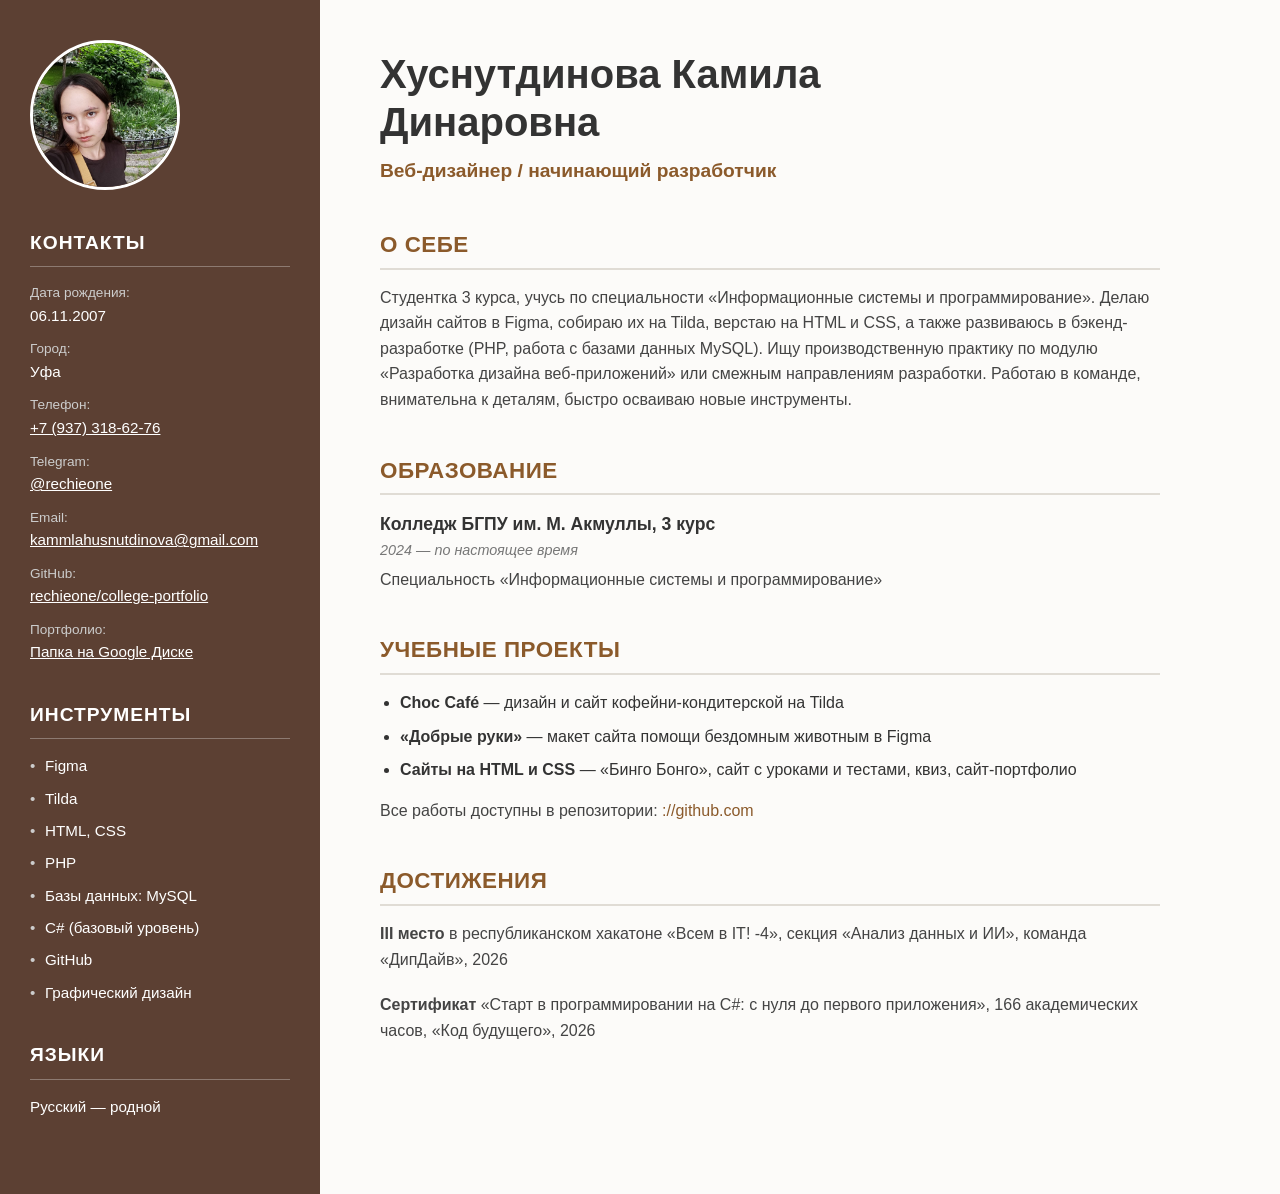
<file: portfolio/index.html>
<!DOCTYPE html>
<html lang="ru">
<head>
    <meta charset="UTF-8">
    <meta name="viewport" content="width=device-width, initial-scale=1.0">
    <title>Портфолио | Хуснутдинова Камила</title>
    <!-- Подключение внешнего файла стилей -->
    <link rel="stylesheet" href="style.css">
</head>
<body>

    <!-- Левая колонка (Инфо и навыки) -->
    <aside>
        <!-- Название фотографии успешно изменено на ikamila.jpg -->
        <img src="ikamila.jpg" alt="Хуснутдинова Камила" class="profile-img">
        
        <div class="sidebar-section">
            <h3>Контакты</h3>
            <p><span>Дата рождения:</span>06.11.2007</p>
            <p><span>Город:</span>Уфа</p>
            <p><span>Телефон:</span><a href="tel:+79373186276">+7 (937) 318-62-76</a></p>
            <p><span>Telegram:</span><a href="https://t.me/@rechieone" target="_blank">@rechieone</a></p>
            <p><span>Email:</span><a href="mailto:kammlahusnutdinova@gmail.com">kammlahusnutdinova@gmail.com</a></p>
            <p><span>GitHub:</span><a href="https://github.com/rechieone/college-portfolio" target="_blank">rechieone/college-portfolio</a></p>
            <p><span>Портфолио:</span><a href="https://drive.google.com/drive/folders/1-_jVdVqfSzxRswT6qFA9BgOaYqdLZKc4?usp=sharing" target="_blank">Папка на Google Диске</a></p>
        </div>

        <div class="sidebar-section">
            <h3>Инструменты</h3>
            <ul>
                <li>Figma</li>
                <li>Tilda</li>
                <li>HTML, CSS</li>
                <li>PHP</li>
                <li>Базы данных: MySQL</li>
                <li>C# (базовый уровень)</li>
                <li>GitHub</li>
                <li>Графический дизайн</li>
            </ul>
        </div>

        <div class="sidebar-section">
            <h3>Языки</h3>
            <p>Русский — родной</p>
        </div>
    </aside>

    <!-- Правая колонка (Основная информация) -->
    <main>
        <header>
            <h1>Хуснутдинова Камила<br>Динаровна</h1>
            <div class="subtitle">Веб-дизайнер / начинающий разработчик</div>
        </header>

        <section class="main-section">
            <h2>О себе</h2>
            <p>Студентка 3 курса, учусь по специальности «Информационные системы и программирование». Делаю дизайн сайтов в Figma, собираю их на Tilda, верстаю на HTML и CSS, а также развиваюсь в бэкенд-разработке (PHP, работа с базами данных MySQL). Ищу производственную практику по модулю «Разработка дизайна веб-приложений» или смежным направлениям разработки. Работаю в команде, внимательна к деталям, быстро осваиваю новые инструменты.</p>
        </section>

        <section class="main-section">
            <h2>Образование</h2>
            <div class="education-item">
                <div class="item-title">Колледж БГПУ им. М. Акмуллы, 3 курс</div>
                <div class="item-date">2024 — по настоящее время</div>
                <p>Специальность «Информационные системы и программирование»</p>
            </div>
        </section>

        <section class="main-section">
            <h2>Учебные проекты</h2>
            <ul>
                <li><strong>Choc Café</strong> — дизайн и сайт кофейни-кондитерской на Tilda</li>
                <li><strong>«Добрые руки»</strong> — макет сайта помощи бездомным животным в Figma</li>
                <li><strong>Сайты на HTML и CSS</strong> — «Бинго Бонго», сайт с уроками и тестами, квиз, сайт-портфолио</li>
            </ul>
            <p>Все работы доступны в репозитории: <a href="https://github.com/rechieone/college-portfolio" target="_blank">://github.com</a></p>
        </section>

        <section class="main-section">
            <h2>Достижения</h2>
            <div class="achievement-item">
                <p><strong>III место</strong> в республиканском хакатоне «Всем в IT! -4», секция «Анализ данных и ИИ», команда «ДипДайв», 2026</p>
            </div>
            <div class="achievement-item">
                <p><strong>Сертификат</strong> «Старт в программировании на C#: с нуля до первого приложения», 166 академических часов, «Код будущего», 2026</p>
            </div>
        </section>

       
    </main>

</body>
</html>
</file>
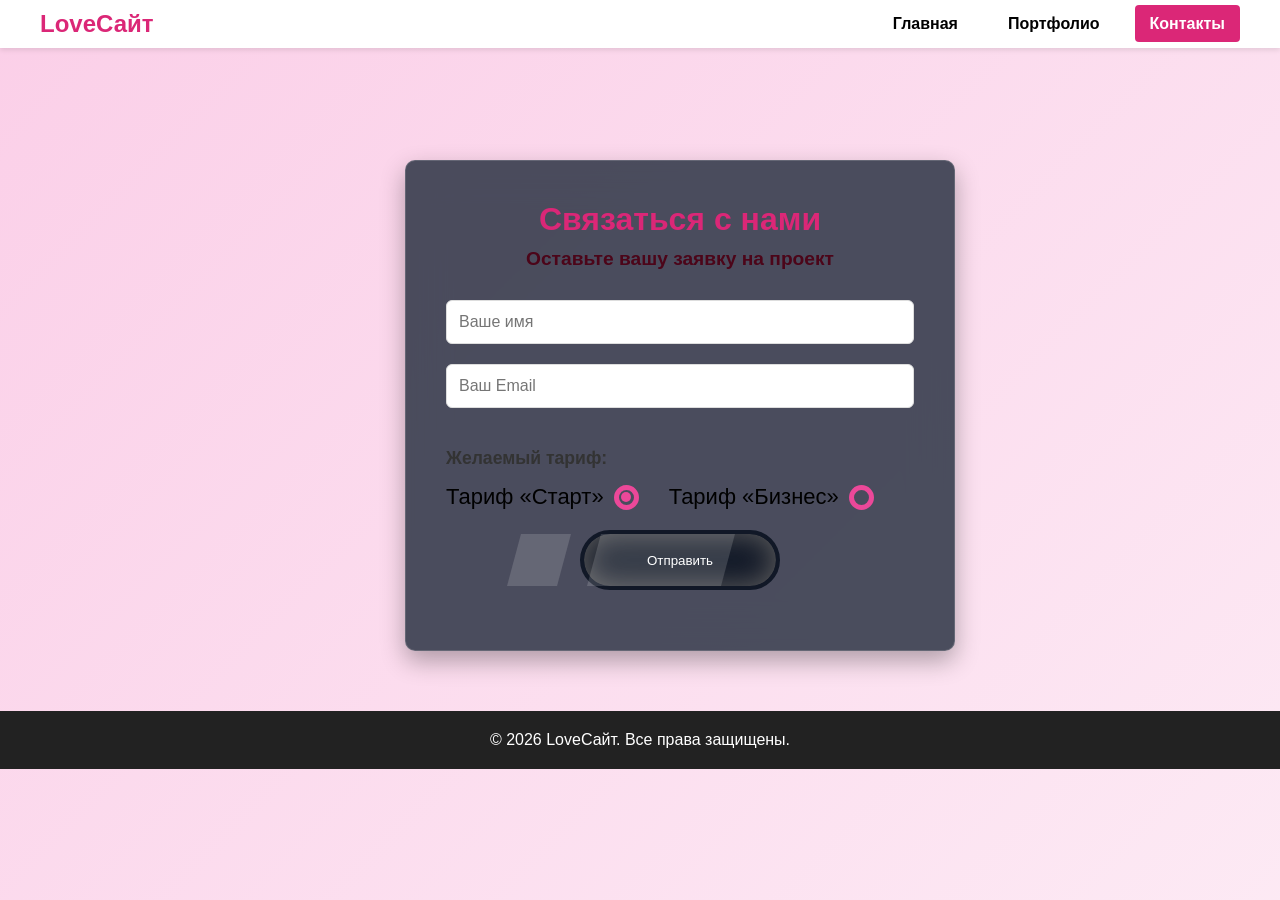
<file: ui-development-practice-10/contact.html>
<!DOCTYPE html>
<html lang="ru">
<head>
    <meta charset="UTF-8">
    <title>Контакты | Связь</title>
    <link rel="stylesheet" href="style.css">
</head>
<body>
    <header class="site-header">
        <nav>
            <div class="logo">LoveСайт</div>
            <ul class="nav-links">
                <li><a href="index.html">Главная</a></li>
                <li><a href="portfolio.html">Портфолио</a></li>
                <li><a href="contact.html" class="active">Контакты</a></li>
            </ul>
        </nav>
    </header>

    <main class="container page-start">
        <div class="gfg-contact-form-layout glass-blur">
            <h1 style="color: #db2777; text-align: center; margin-bottom: 10px;">Связаться с нами</h1>
            <h3 style="text-align: center; font-size: 1.2rem; margin-bottom: 30px; color: #4c0519;">Оставьте вашу заявку на проект</h3>
            
            <form action="#" class="gfg-form">
                <input type="text" placeholder="Ваше имя" class="form-input" required>
                <input type="email" placeholder="Ваш Email" class="form-input" required>
                
                <!-- 7. Шаблон кастомных радио-кнопок  -->
                <div class="radio-container">
                    <p style="font-size: 1.1rem; margin-bottom: 15px; font-weight: bold;">Желаемый тариф:</p>
                    <div class="radio-flex-row">
                        <label class="radio">
                            <input type="radio" checked name="project-tarif"> Тариф «Старт»
                            <div class="circle"></div>
                        </label>
                        <label class="radio">
                            <input type="radio" name="project-tarif"> Тариф «Бизнес»
                            <div class="circle"></div>
                        </label>
                    </div>
                </div>

                <!-- 10. Кнопка с эффектом скошенного блика  -->
                <div class="shiny-btn-container">
                    <button class="gfg-shiny-btn" type="submit">Отправить</button>
                </div>
            </form>
        </div>
    </main>

    <footer>
        <p>&copy; 2026 LoveСайт. Все права защищены.</p>
    </footer>
</body>
</html>
</file>
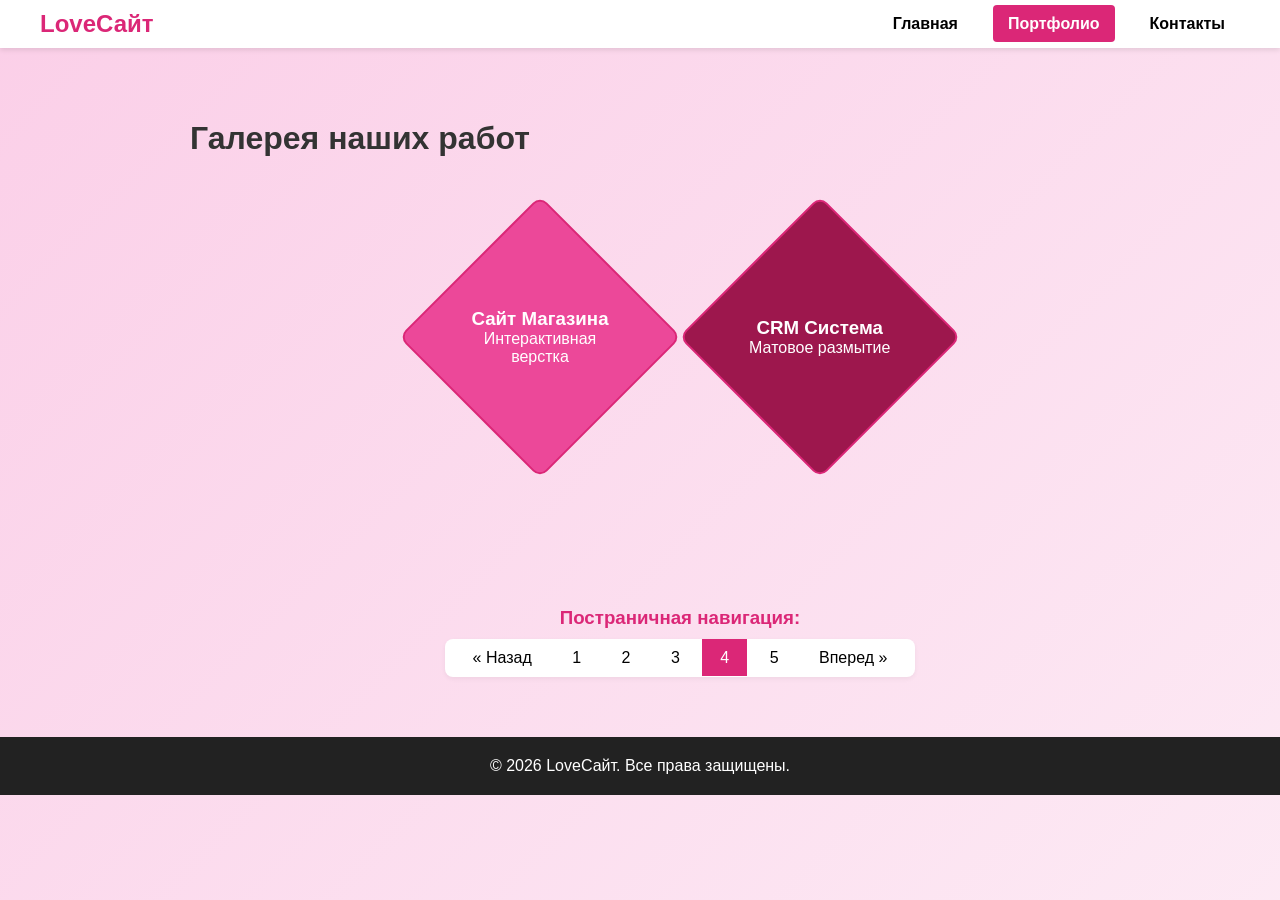
<file: ui-development-practice-10/portfolio.html>
<!DOCTYPE html>
<html lang="ru">
<head>
    <meta charset="UTF-8">
    <title>Портфолио | Работы</title>
    <link rel="stylesheet" href="style.css">
</head>
<body>
    <header class="site-header">
        <nav class="main-nav">
            <div class="logo">LoveСайт</div>
            <ul class="nav-links">
                <li><a href="index.html">Главная</a></li>
                <li><a href="portfolio.html" class="active">Портфолио</a></li>
                <li><a href="contact.html">Контакты</a></li>
            </ul>
        </nav>
    </header>

    <main class="container page-start">
        <h1 class="page-title">Галерея наших работ</h1>
        
        <!-- 8. Шаблон вращающихся карточек -->
        <div class="portfolio-cards-container">
            <div class="portfolio-card-wrapper">
                <div class="gfg-rotating-card card-project-1">
                    <div class="card-project-content">
                        <h3>Сайт Магазина</h3>
                        <p>Интерактивная верстка</p>
                    </div>
                </div>
            </div>
            <div class="portfolio-card-wrapper">
                <div class="gfg-rotating-card card-project-2">
                    <div class="card-project-content">
                        <h3>CRM Система</h3>
                        <p>Матовое размытие</p>
                    </div>
                </div>
            </div>
        </div>

        <!-- 6. Шаблон Пагинации -->
        <div class="pagination_section_wrapper">
            <h3 style="text-align: center; color: #db2777; margin-bottom: 10px;">Постраничная навигация:</h3>
            <div class="pagination_section">
                <a href="#">&laquo; Назад</a>
                <a href="#" title="Страница 1">1</a>
                <a href="#" title="Страница 2">2</a>
                <a href="#" title="Страница 3">3</a>
                <a href="#" title="Страница 4" class="active">4</a>
                <a href="#" title="Страница 5">5</a>
                <a href="#">Вперед &raquo;</a>
            </div>
        </div>
    </main>

    <footer>
        <p>&copy; 2026 LoveСайт. Все права защищены.</p>
    </footer>
</body>
</html>
</file>
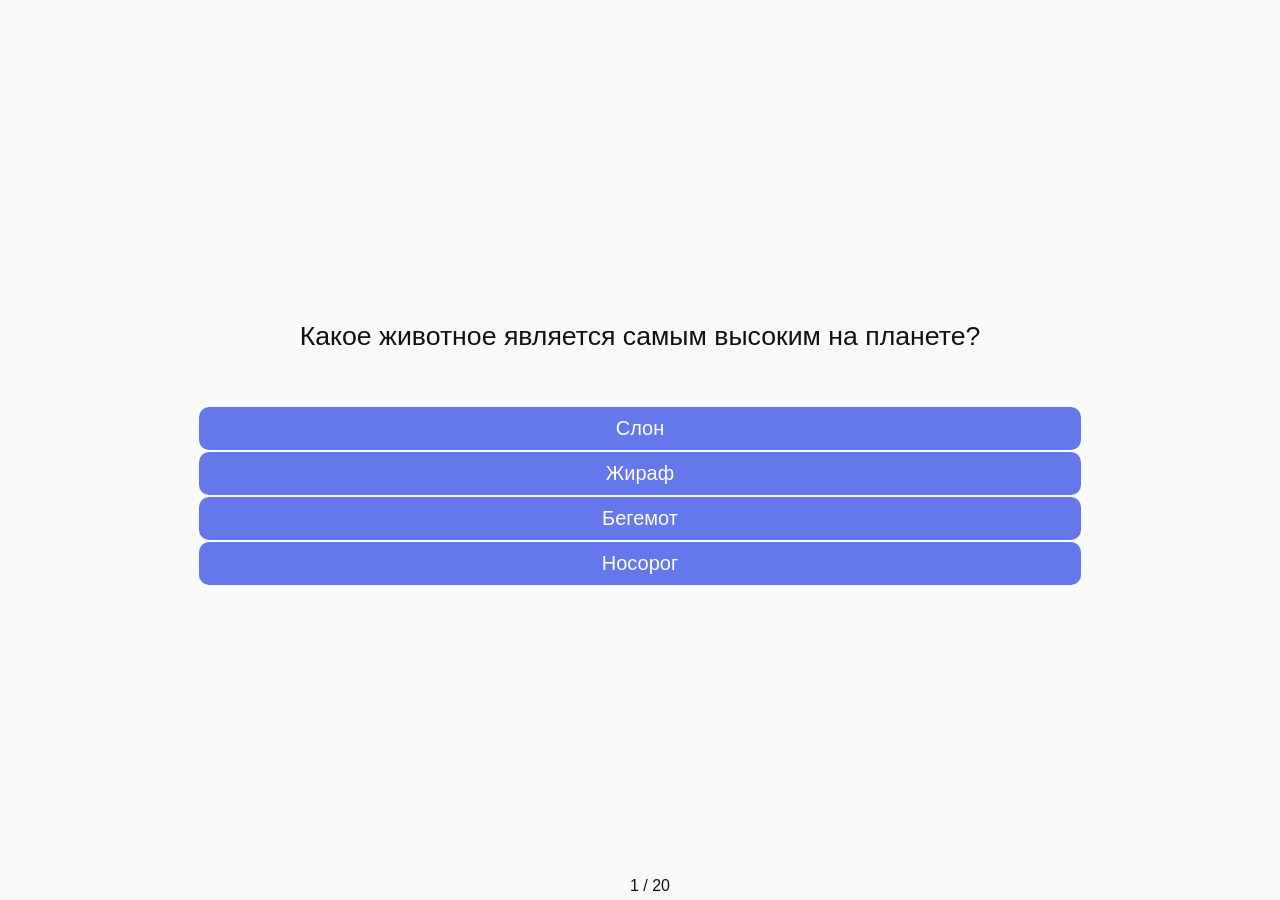
<file: ui-development-practice-2/qiz.html>
<!DOCTYPE html>
<html lang="ru">
<head>
    <meta charset="UTF-8">
    <meta name="viewport" content="width=device-width, initial-scale=1.0">
    <title>Викторина: Животные</title>
    <style>
        body, html
        {
            width: 100%;
            height: 100%;
            margin: 0;
            padding: 0;
            overflow: hidden;
            font-size: 16px;
            font-family: helvetica, arial;
            background: #f9f9f9;
            color: #111;
        }
         
        .wrapper
        {
            width: 100%;
            height: 100%;
            display: table;
        }
         
        .main
        {
            display: table-cell;
            vertical-align: middle;
            text-align: center;
        }
         
        .quiz-frame
        {
            border: 0;
            box-shadow: 0 0 10px rgba(0,0,0,0.5);
        }
         
        .quiz__head
        {
            font-size: 20pt;
            margin: 10px;
            margin-bottom: 50px;
        }
         
        .head__content
        {
            padding: 5px;
        }
         
        .quiz__body
        {
            margin: 10px;
        }
         
        .quiz__footer
        {
            position: absolute;
            bottom: 0;
            display: block;
            width: 100%;
        }
         
        .footer__content
        {
            padding: 5px;
        }
         
        .button
        {
            border: 0;
            border-radius: 10px;
            background: #6477EB;
            color: #fff;
            padding: 10px 25px;
            width: 70%;
            font-size: 15pt;
            display: block;
            margin: 2px auto;
            cursor: pointer;
        }
         
        .button_wrong
        {
            background: #EB6465;
        }
         
        .button_correct
        {
            background: #5EB97D;
        }
         
        .button_passive
        {
            background: #B3B3B3;
        }
    </style>
</head>
<body>
<div class="wrapper">
    <main class="main">
        <div class="quiz__head">
            <div class="head__content" id="head">Lorem ipsum dolor sit amet consectetur adipisicing elit.</div>
        </div>
        <div class="quiz__body">
            <div class="buttons">
                <div class="buttons__content" id="buttons">
                    <button class="button">Default button</button><br>
                    <button class="button button_wrong">Wrong answer</button><br>
                    <button class="button button_correct">Correct answer</button><br>
                    <button class="button button_passive">Unclicked button</button><br>
                </div>
            </div>
 
            <div class="quiz__footer">
                <div class="footer__content" id="pages">0 / 0</div>
            </div>
        </div>
    </main>
</div>

<script>
    class Quiz
    {
        constructor(type, questions, results)
        {
            this.type = type;
            this.questions = questions;
            this.results = results;
            this.score = 0;
            this.result = 0;
            this.current = 0;
        }
     
        Click(index)
        {
            let value = this.questions[this.current].Click(index);
            this.score += value;
     
            let correct = -1;
     
            if(value >= 1)
            {
                correct = index;
            }
            else
            {
                for(let i = 0; i < this.questions[this.current].answers.length; i++)
                {
                    if(this.questions[this.current].answers[i].value >= 1)
                    {
                        correct = i;
                        break;
                    }
                }
            }
     
            this.Next();
            return correct;
        }
     
        Next()
        {
            this.current++;
            if(this.current >= this.questions.length)
            {
                this.End();
            }
        }
     
        End()
        {
            for(let i = 0; i < this.results.length; i++)
            {
                if(this.results[i].Check(this.score))
                {
                    this.result = i;
                }
            }
        }
    }
     
    class Question
    {
        constructor(text, answers)
        {
            this.text = text;
            this.answers = answers;
        }
     
        Click(index)
        {
            return this.answers[index].value;
        }
    }
     
    class Answer
    {
        constructor(text, value)
        {
            this.text = text;
            this.value = value;
        }
    }
     
    class Result
    {
        constructor(text, value)
        {
            this.text = text;
            this.value = value;
        }
     
        Check(value)
        {
            if(this.value <= value)
            {
                return true;
            }
            else
            {
                return false;
            }
        }
    }

    const results = [
        new Result(" Изучай животных дальше — мир удивителен", 0),
        new Result("Любопытный исследователь. Неплохой результат, но есть куда расти", 6),
        new Result("Знаток! Ты очень хорошо знаешь животных!", 13),
        new Result("Король зверей! Поздравляю!", 18)
    ];

    const questions = [
        new Question("Какое животное является самым высоким на планете?",
            [new Answer("Слон", 0), new Answer("Жираф", 1), new Answer("Бегемот", 0), new Answer("Носорог", 0)]),
        new Question("Какое из этих животных — сумчатое?",
            [new Answer("Лев", 0), new Answer("Кенгуру", 1), new Answer("Зебра", 0), new Answer("Медведь", 0)]),
        new Question("Какая птица умеет подражать человеческой речи лучше всех?",
            [new Answer("Ворона", 0), new Answer("Попугай жако", 1), new Answer("Соловей", 0), new Answer("Скворец", 0)]),
        new Question("Кто из этих животных — самое быстрое сухопутное животное?",
            [new Answer("Лев", 0), new Answer("Гепард", 1), new Answer("Антилопа", 0), new Answer("Страус", 0)]),
        new Question("Какое животное известно своей способностью менять цвет?",
            [new Answer("Осьминог", 0), new Answer("Хамелеон", 1), new Answer("Кальмар", 0), new Answer("Лягушка", 0)]),
        new Question("Где обитают панды?",
            [new Answer("В Африке", 0), new Answer("В Китае", 1), new Answer("В Южной Америке", 0), new Answer("В Австралии", 0)]),
        new Question("У какого животного самые длинные клыки?",
            [new Answer("Слон", 0), new Answer("Морж", 1), new Answer("Тигр", 0), new Answer("Кабан", 0)]),
        new Question("Какое животное является национальным символом Австралии?",
            [new Answer("Коала", 0), new Answer("Кенгуру", 1), new Answer("Утконос", 0), new Answer("Ехидна", 0)]),
        new Question("Какая змея самая ядовитая в мире?",
            [new Answer("Гремучая змея", 0), new Answer("Тайпан", 1), new Answer("Кобра", 0), new Answer("Маба", 0)]),
        new Question("Какое млекопитающее умеет летать?",
            [new Answer("Белка-летяга", 0), new Answer("Летучая мышь", 1), new Answer("Лемур", 0), new Answer("Опоссум", 0)]),
        new Question("Сколько сердец у осьминога?",
            [new Answer("Одно", 0), new Answer("Три", 1), new Answer("Два", 0), new Answer("Четыре", 0)]),
        new Question("Какое животное самое крупное на Земле?",
            [new Answer("Синий кит", 1), new Answer("Слон", 0), new Answer("Кашалот", 0), new Answer("Акула", 0)]),
        new Question("Полярные медведи живут...",
            [new Answer("В Антарктиде", 0), new Answer("В Арктике", 1), new Answer("В Сибири", 0), new Answer("В Гренландии", 0)]),
        new Question("Какое животное может обходиться без воды дольше всех?",
            [new Answer("Верблюд", 1), new Answer("Жираф", 0), new Answer("Слон", 0), new Answer("Кенгуру", 0)]),
        new Question("Кто из этих животных не является кошкой?",
            [new Answer("Рысь", 0), new Answer("Гиена", 1), new Answer("Леопард", 0), new Answer("Пума", 0)]),
        new Question("Какая птица является символом мудрости?",
            [new Answer("Ворон", 0), new Answer("Сова", 1), new Answer("Орел", 0), new Answer("Фламинго", 0)]),
        new Question("Какое животное строит плотины?",
            [new Answer("Выдра", 0), new Answer("Бобр", 1), new Answer("Ондатра", 0), new Answer("Нутрия", 0)]),
        new Question("Как называется детёныш овцы?",
            [new Answer("Козлёнок", 0), new Answer("Ягнёнок", 1), new Answer("Теленок", 0), new Answer("Жеребёнок", 0)]),
        new Question("Какое животное спит вниз головой?",
            [new Answer("Ленивец", 0), new Answer("Летучая мышь", 1), new Answer("Коала", 0), new Answer("Опоссум", 0)]),
        new Question("У какого животного отпечатки пальцев почти неотличимы от человеческих?",
            [new Answer("Шимпанзе", 0), new Answer("Коала", 1), new Answer("Горилла", 0), new Answer("Орангутан", 0)]),
    ];

    const quiz = new Quiz(1, questions, results);

    const headElem = document.getElementById("head");
    const buttonsElem = document.getElementById("buttons");
    const pagesElem = document.getElementById("pages");

    function Update()
    {
        if(quiz.current < quiz.questions.length)
        {
            headElem.innerHTML = quiz.questions[quiz.current].text;
            buttonsElem.innerHTML = "";
 
            for(let i = 0; i < quiz.questions[quiz.current].answers.length; i++)
            {
                let btn = document.createElement("button");
                btn.className = "button";
                btn.innerHTML = quiz.questions[quiz.current].answers[i].text;
                btn.setAttribute("index", i);
                buttonsElem.appendChild(btn);
            }
          
            pagesElem.innerHTML = (quiz.current + 1) + " / " + quiz.questions.length;
            Init();
        }
        else
        {
            buttonsElem.innerHTML = "";
            headElem.innerHTML = quiz.results[quiz.result].text;
            pagesElem.innerHTML = "Набрано очков: " + quiz.score + " из " + quiz.questions.length;
        }
    }
 
    function Init()
    {
        let btns = document.getElementsByClassName("button");
        for(let i = 0; i < btns.length; i++)
        {
            btns[i].addEventListener("click", function (e) { Click(e.target.getAttribute("index")); });
        }
    }
 
    function Click(index)
    {
        let correct = quiz.Click(index);
        let btns = document.getElementsByClassName("button");
 
        for(let i = 0; i < btns.length; i++)
        {
            btns[i].className = "button button_passive";
        }
 
        if(quiz.type == 1)
        {
            if(correct >= 0)
            {
                btns[correct].className = "button button_correct";
            }
            if(index != correct)
            {
                btns[index].className = "button button_wrong";
            }
        }
        else
        {
            btns[index].className = "button button_correct";
        }
 
        setTimeout(Update, 1000);
    }
 
    Update();
</script>
</body>
</html>
</file>
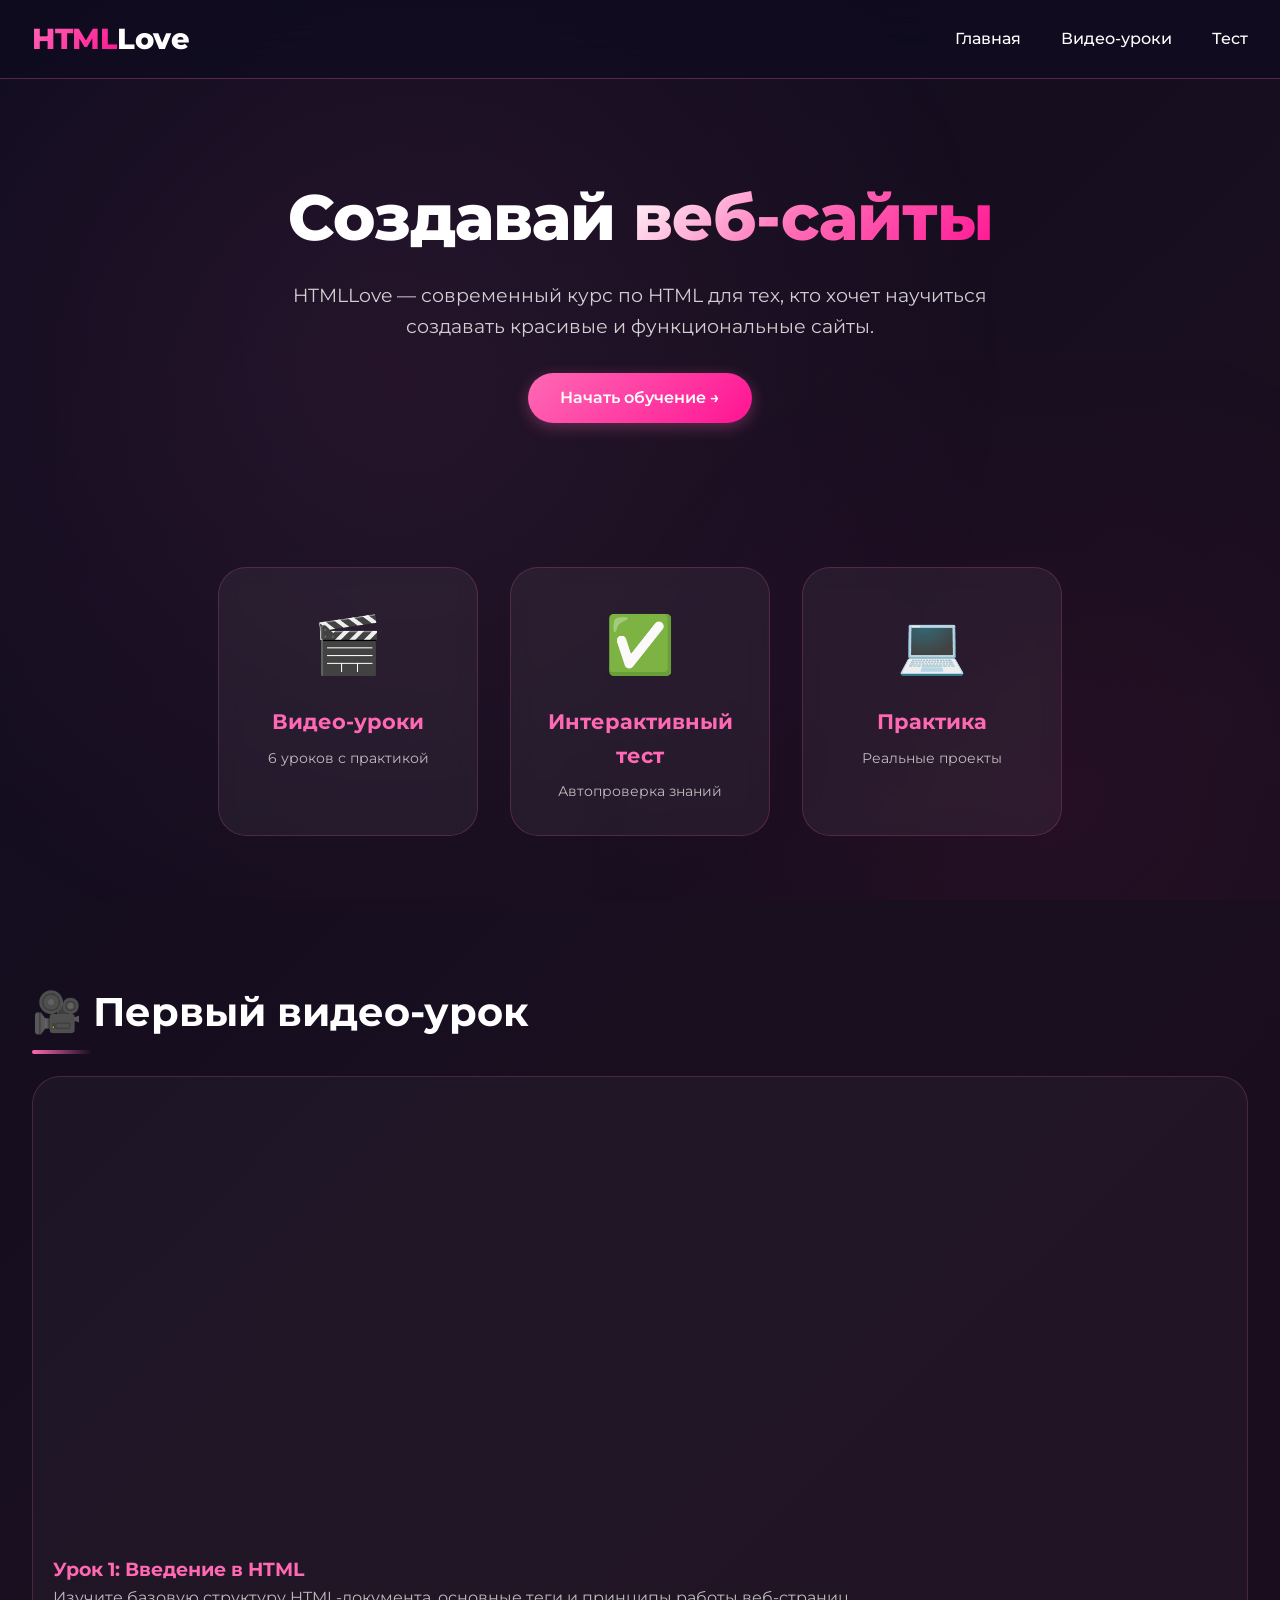
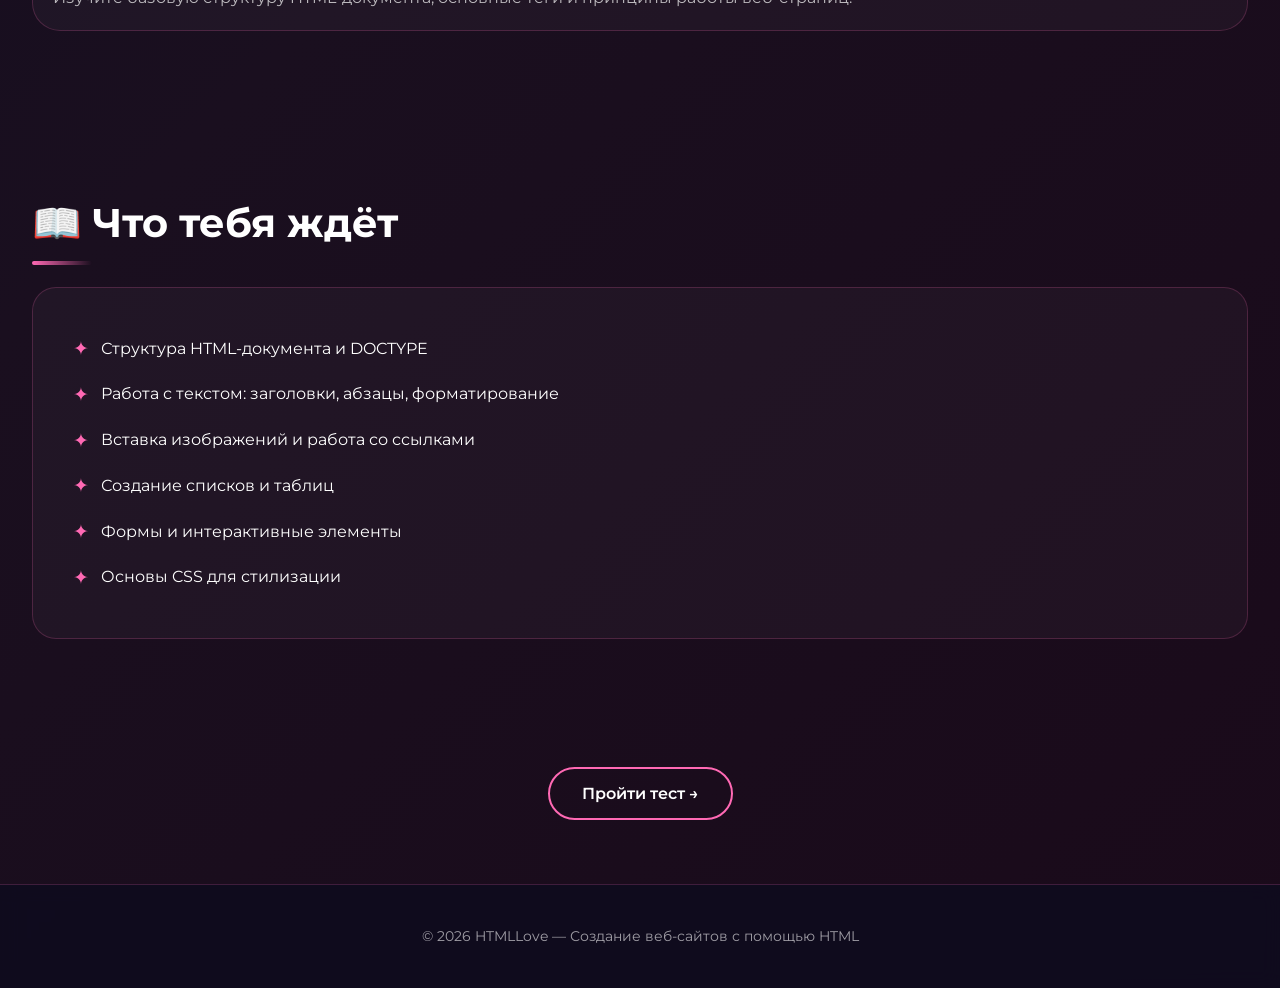
<file: ui-development-practice-9/glavn9.html>
<!DOCTYPE html>
<html lang="ru">
<head>
    <meta charset="UTF-8">
    <meta name="viewport" content="width=device-width, initial-scale=1.0">
    <title>HTMLLove | Изучай HTML</title>
    <link rel="stylesheet" href="style.css">
</head>
<body>

<nav class="navbar">
    <div class="nav-container">
        <a href="index.html" class="logo">
            <span class="pink">HTML</span><span class="code">Love</span>
        </a>
        <ul class="nav-links">
            <li><a href="glavn9.html">Главная</a></li>
            <li><a href="uroki9.html">Видео-уроки</a></li>
            <li><a href="testi9.html">Тест</a></li>
        </ul>
    </div>
</nav>

<main>
    <div class="container">
        <div class="hero fade-in">
            <h1>Создавай <span class="gradient">веб-сайты</span></h1>
            <p>HTMLLove — современный курс по HTML для тех, кто хочет научиться создавать красивые и функциональные сайты.</p>
            <a href="uroki9.html" class="btn">Начать обучение →</a>
        </div>

        <div class="features">
            <div class="feature">
                <div class="feature-icon">🎬</div>
                <h3>Видео-уроки</h3>
                <p>6 уроков с практикой</p>
            </div>
            <div class="feature">
                <div class="feature-icon">✅</div>
                <h3>Интерактивный тест</h3>
                <p>Автопроверка знаний</p>
            </div>
            <div class="feature">
                <div class="feature-icon">💻</div>
                <h3>Практика</h3>
                <p>Реальные проекты</p>
            </div>
        </div>

        <div class="section">
            <h2>🎥 Первый видео-урок</h2>
            <div style="background: rgba(255,255,255,0.03); border-radius: 28px; overflow: hidden; border: 1px solid rgba(255,105,180,0.2);">
                <iframe width="100%" height="450" src="https://rutube.ru/play/embed/379fbb00004223707f623c639ea432c8/" 
                        title="Урок HTML" frameborder="0" 
                        allow="accelerometer; autoplay; clipboard-write; encrypted-media; gyroscope; picture-in-picture" 
                        allowfullscreen></iframe>
                <div style="padding: 20px;">
                    <h3 style="color: #ff69b4;">Урок 1: Введение в HTML</h3>
                    <p style="color: rgba(255,255,255,0.7);">Изучите базовую структуру HTML-документа, основные теги и принципы работы веб-страниц.</p>
                </div>
            </div>
        </div>

        <div class="section">
            <h2>📖 Что тебя ждёт</h2>
            <ul class="topic-list">
                <li>Структура HTML-документа и DOCTYPE</li>
                <li>Работа с текстом: заголовки, абзацы, форматирование</li>
                <li>Вставка изображений и работа со ссылками</li>
                <li>Создание списков и таблиц</li>
                <li>Формы и интерактивные элементы</li>
                <li>Основы CSS для стилизации</li>
            </ul>
        </div>

        <div style="text-align: center; margin: 3rem 0;">
            <a href="testi9.html" class="btn btn-outline">Пройти тест →</a>
        </div>
    </div>
</main>

<footer>
    <p>© 2026 HTMLLove — Создание веб-сайтов с помощью HTML</p>
</footer>

</body>
</html>
</file>
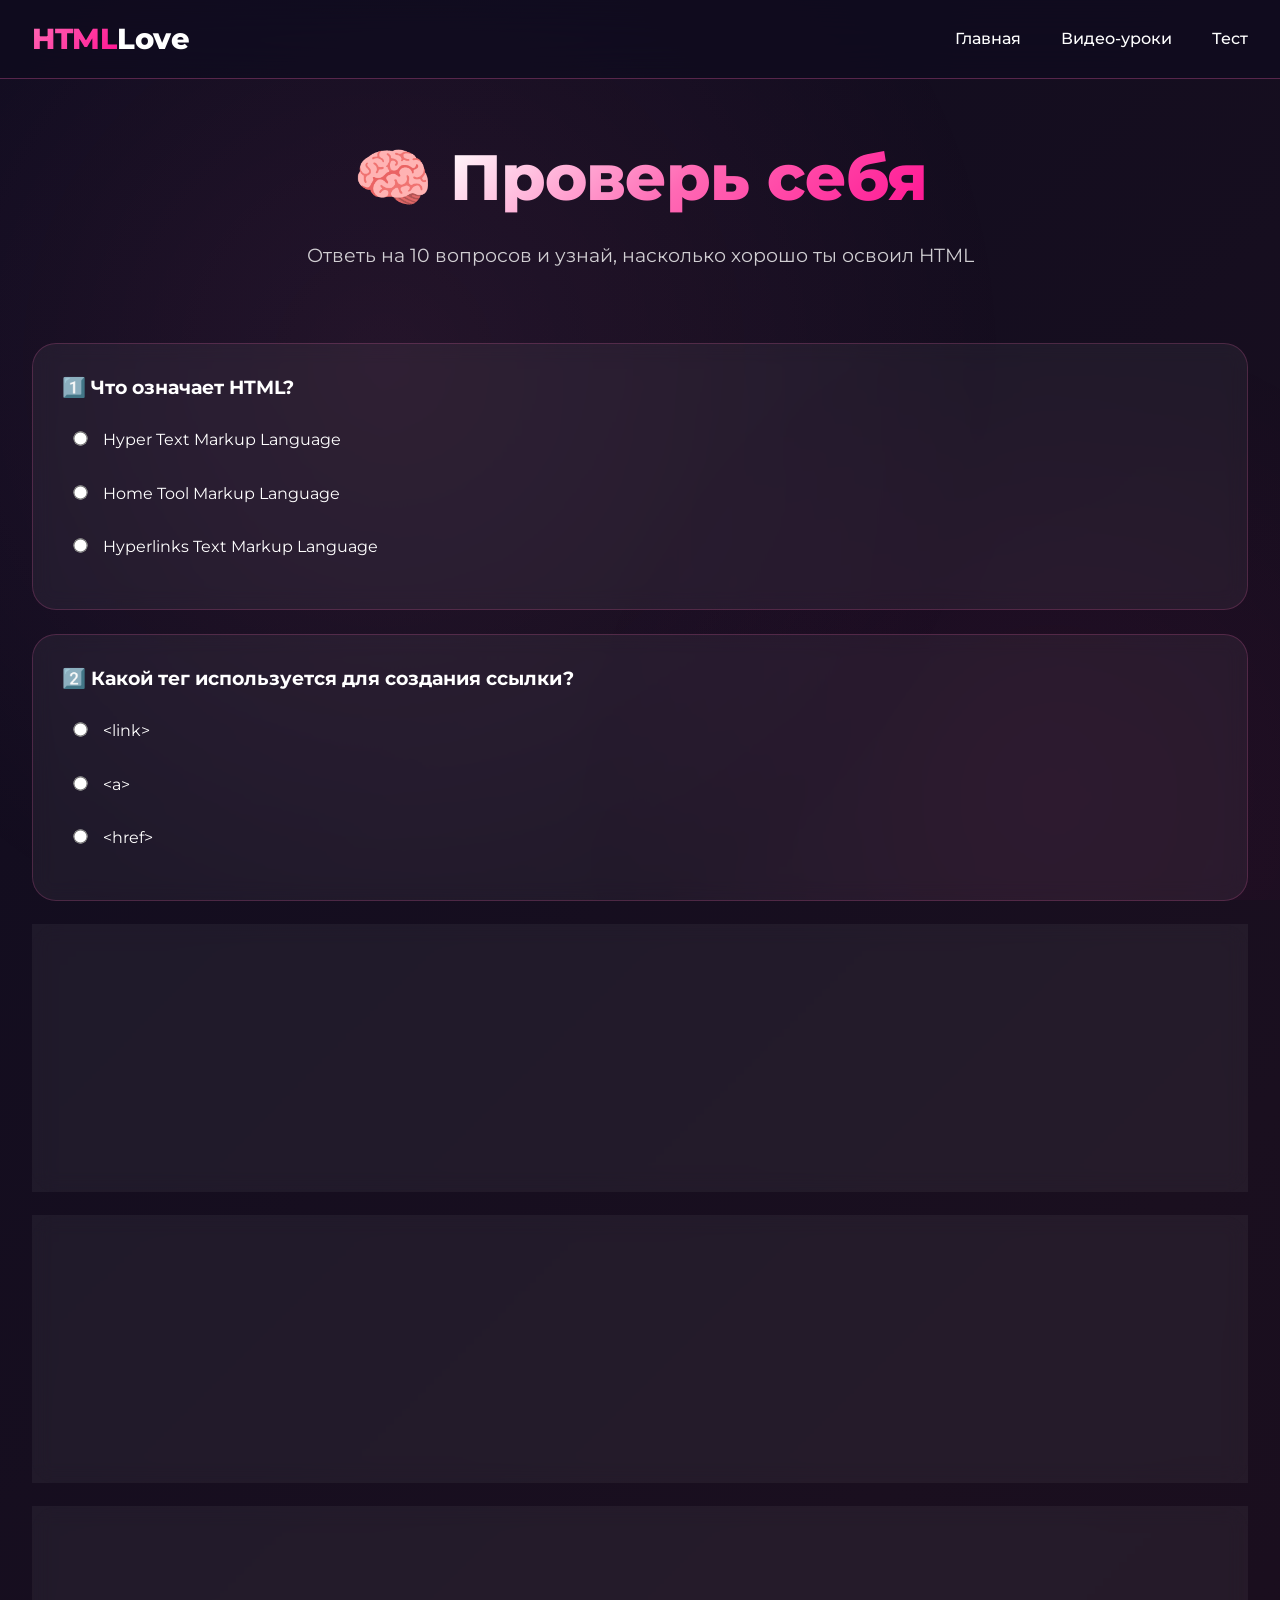
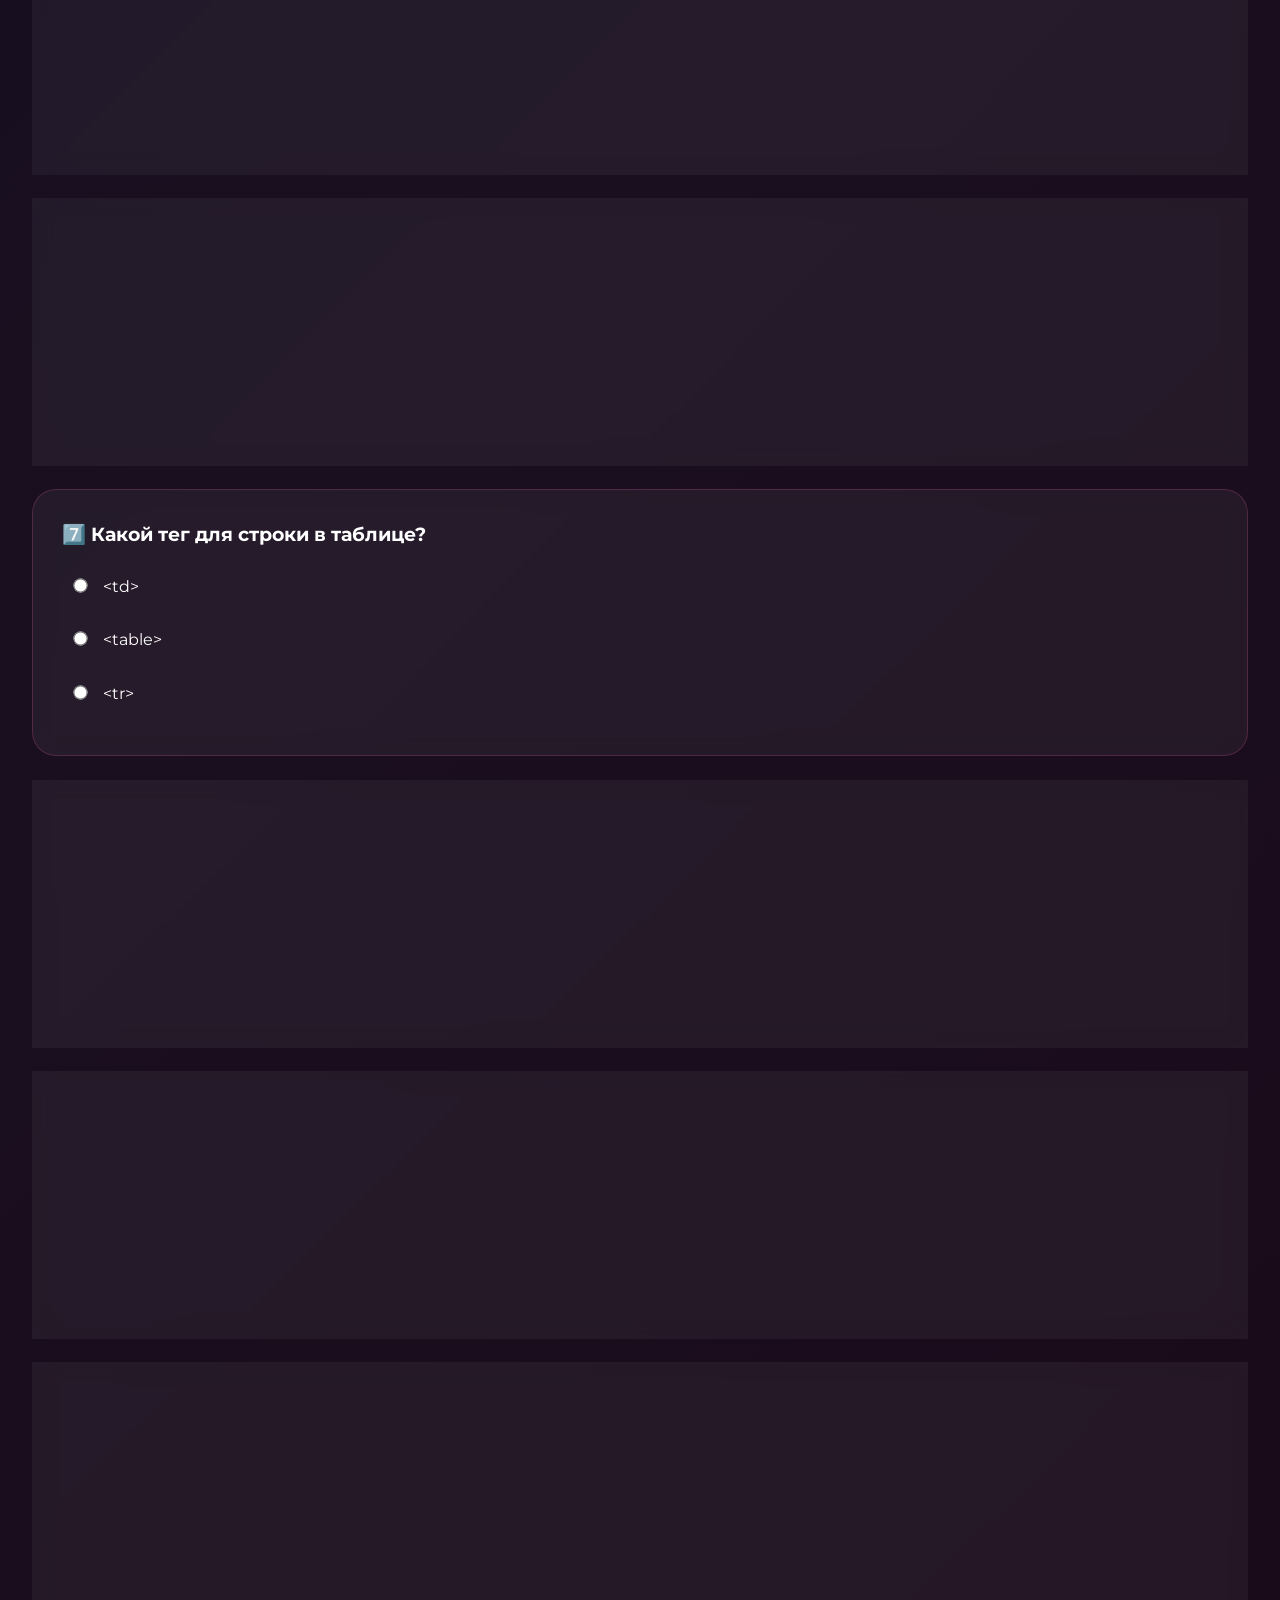
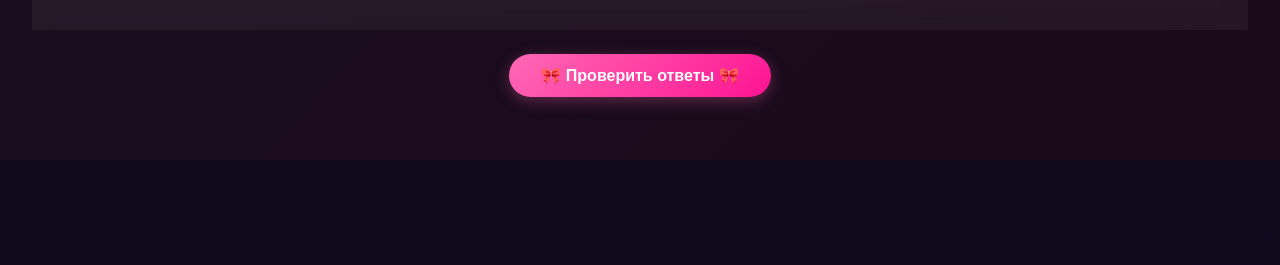
<file: ui-development-practice-9/testi9.html>
<!DOCTYPE html>
<html lang="ru">
<head>
    <meta charset="UTF-8">
    <meta name="viewport" content="width=device-width, initial-scale=1.0">
    <title>Тест | HTMLLove</title>
    <link rel="stylesheet" href="style.css">
</head>
<body>

<nav class="navbar">
    <div class="nav-container">
        <a href="index.html" class="logo">
            <span class="pink">HTML</span><span class="code">Love</span>
        </a>
        <ul class="nav-links">
            <li><a href="glavn9.html">Главная</a></li>
            <li><a href="uroki9.html">Видео-уроки</a></li>
            <li><a href="testi9.html">Тест</a></li>
        </ul>
    </div>
</nav>

<main>
    <div class="container">
        <div class="hero" style="padding: 60px 0 40px;">
            <h1>🧠 <span class="gradient">Проверь себя</span></h1>
            <p>Ответь на 10 вопросов и узнай, насколько хорошо ты освоил HTML</p>
        </div>

        <form id="quizForm">
            <div class="question" data-correct="a">
                <h3>1️⃣ Что означает HTML?</h3>
                <div class="options">
                    <label><input type="radio" name="q1" value="a"> Hyper Text Markup Language</label>
                    <label><input type="radio" name="q1" value="b"> Home Tool Markup Language</label>
                    <label><input type="radio" name="q1" value="c"> Hyperlinks Text Markup Language</label>
                </div>
            </div>

            <div class="question" data-correct="b">
                <h3>2️⃣ Какой тег используется для создания ссылки?</h3>
                <div class="options">
                    <label><input type="radio" name="q2" value="a"> &lt;link&gt;</label>
                    <label><input type="radio" name="q2" value="b"> &lt;a&gt;</label>
                    <label><input type="radio" name="q2" value="c"> &lt;href&gt;</label>
                </div>
            </div>

            <div class="question" data-correct="b">
                <h3>3️⃣ Какой тег создаёт самый крупный заголовок?</h3>
                <div class="options">
                    <label><input type="radio" name="q3" value="a"> &lt;h6&gt;</label>
                    <label><input type="radio" name="q3" value="b"> &lt;h1&gt;</label>
                    <label><input type="radio" name="q3" value="c"> &lt;title&gt;</label>
                </div>
            </div>

            <div class="question" data-correct="c">
                <h3>4️⃣ Как правильно вставить изображение?</h3>
                <div class="options">
                    <label><input type="radio" name="q4" value="a"> &lt;image src="photo.jpg"&gt;</label>
                    <label><input type="radio" name="q4" value="b"> &lt;pic src="photo.jpg"&gt;</label>
                    <label><input type="radio" name="q4" value="c"> &lt;img src="photo.jpg" alt="описание"&gt;</label>
                </div>
            </div>

            <div class="question" data-correct="b">
                <h3>5️⃣ Какой тег создаёт ненумерованный список?</h3>
                <div class="options">
                    <label><input type="radio" name="q5" value="a"> &lt;ol&gt;</label>
                    <label><input type="radio" name="q5" value="b"> &lt;ul&gt;</label>
                    <label><input type="radio" name="q5" value="c"> &lt;list&gt;</label>
                </div>
            </div>

            <div class="question" data-correct="a">
                <h3>6️⃣ Какой атрибут указывает путь к изображению?</h3>
                <div class="options">
                    <label><input type="radio" name="q6" value="a"> src</label>
                    <label><input type="radio" name="q6" value="b"> href</label>
                    <label><input type="radio" name="q6" value="c"> alt</label>
                </div>
            </div>

            <div class="question" data-correct="c">
                <h3>7️⃣ Какой тег для строки в таблице?</h3>
                <div class="options">
                    <label><input type="radio" name="q7" value="a"> &lt;td&gt;</label>
                    <label><input type="radio" name="q7" value="b"> &lt;table&gt;</label>
                    <label><input type="radio" name="q7" value="c"> &lt;tr&gt;</label>
                </div>
            </div>

            <div class="question" data-correct="b">
                <h3>8️⃣ Какой тег добавляет поле ввода в форму?</h3>
                <div class="options">
                    <label><input type="radio" name="q8" value="a"> &lt;text&gt;</label>
                    <label><input type="radio" name="q8" value="b"> &lt;input&gt;</label>
                    <label><input type="radio" name="q8" value="c"> &lt;field&gt;</label>
                </div>
            </div>

            <div class="question" data-correct="a">
                <h3>9️⃣ Какой тег для абзаца?</h3>
                <div class="options">
                    <label><input type="radio" name="q9" value="a"> &lt;p&gt;</label>
                    <label><input type="radio" name="q9" value="b"> &lt;paragraph&gt;</label>
                    <label><input type="radio" name="q9" value="c"> &lt;div&gt;</label>
                </div>
            </div>

            <div class="question" data-correct="c">
                <h3>🔟 Где хранится мета-информация страницы?</h3>
                <div class="options">
                    <label><input type="radio" name="q10" value="a"> &lt;body&gt;</label>
                    <label><input type="radio" name="q10" value="b"> &lt;footer&gt;</label>
                    <label><input type="radio" name="q10" value="c"> &lt;head&gt;</label>
                </div>
            </div>

            <div style="text-align: center;">
                <button type="button" class="btn" onclick="checkTest()">🎀 Проверить ответы 🎀</button>
            </div>
        </form>

        <div id="resultBox" class="result-box">
            <h3>📊 Твой результат</h3>
            <p>Правильных ответов: <span id="scoreCount" class="score">0</span> из 10</p>
            <p id="feedbackText"></p>
            <button class="btn btn-outline" onclick="resetTest()">🔄 Пройти заново</button>
        </div>
    </div>
</main>

<footer>
    <p>© 2025 Pink Code — Создание веб-сайтов с помощью HTML</p>
</footer>

<script>
    function checkTest() {
        const questions = document.querySelectorAll('.question');
        let correctCount = 0;

        questions.forEach((question) => {
            const selected = question.querySelector('input[type="radio"]:checked');
            const correctValue = question.getAttribute('data-correct');
            const userValue = selected ? selected.value : null;

            question.classList.remove('correct', 'incorrect');

            if (userValue === correctValue) {
                correctCount++;
                question.classList.add('correct');
            } else {
                question.classList.add('incorrect');
            }
        });

        const resultBox = document.getElementById('resultBox');
        const scoreSpan = document.getElementById('scoreCount');
        const feedback = document.getElementById('feedbackText');

        scoreSpan.textContent = correctCount;

        if (correctCount === 10) {
            feedback.innerHTML = '🎉 Вау! Ты настоящий мастер! 💖';
        } else if (correctCount >= 7) {
            feedback.innerHTML = '👍 Хороший результат! Повтори уроки по ошибкам.';
        } else {
            feedback.innerHTML = '📚 Попробуй ещё раз после просмотра видео-уроков ✨';
        }

        resultBox.classList.add('show');
        resultBox.scrollIntoView({ behavior: 'smooth' });
    }

    function resetTest() {
        document.querySelectorAll('input[type="radio"]').forEach(radio => radio.checked = false);
        document.querySelectorAll('.question').forEach(q => q.classList.remove('correct', 'incorrect'));
        document.getElementById('resultBox').classList.remove('show');
    }
</script>

</body>
</html>
</file>
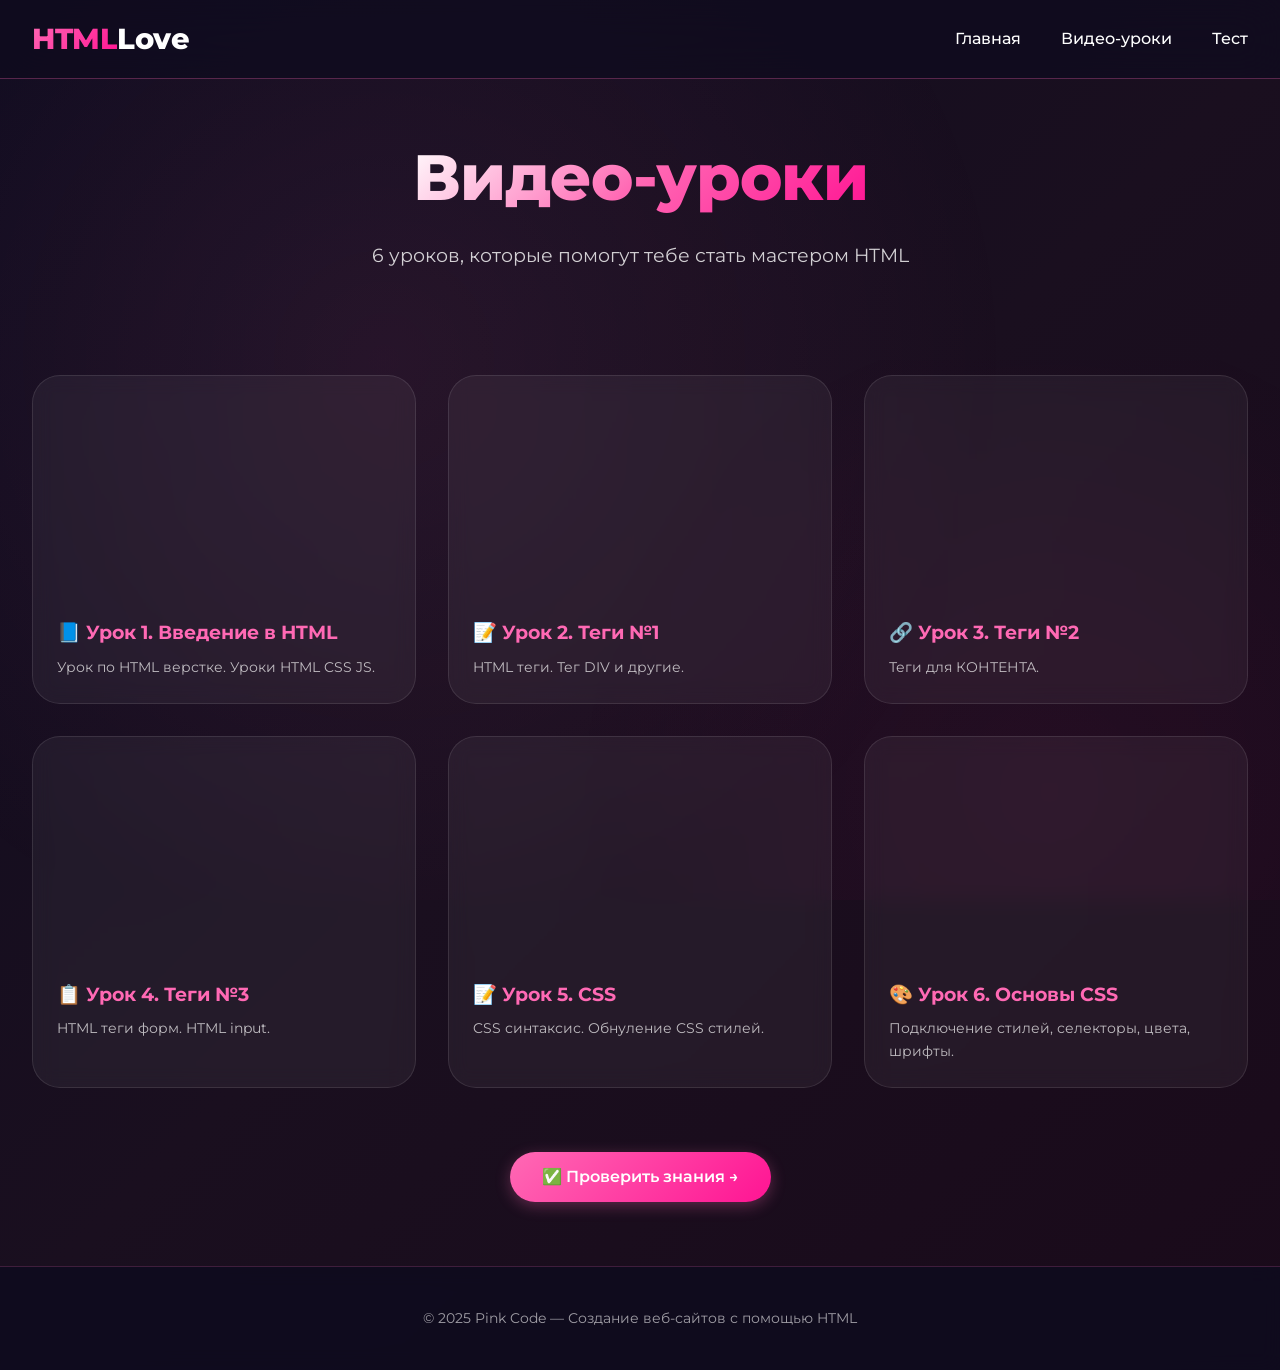
<file: ui-development-practice-9/uroki9.html>
<!DOCTYPE html>
<html lang="ru">
<head>
    <meta charset="UTF-8">
    <meta name="viewport" content="width=device-width, initial-scale=1.0">
    <title>Видео-уроки | HTMLLove</title>
    <link rel="stylesheet" href="style.css">
</head>
<body>

<nav class="navbar">
    <div class="nav-container">
        <a href="index.html" class="logo">
            <span class="pink">HTML</span><span class="code">Love</span>
        </a>
        <ul class="nav-links">
            <li><a href="glavn9.html">Главная</a></li>
            <li><a href="uroki9.html">Видео-уроки</a></li>
            <li><a href="testi9.html">Тест</a></li>
        </ul>
    </div>
</nav>

<main>
    <div class="container">
        <div class="hero" style="padding: 60px 0 40px;">
            <h1><span class="gradient">Видео-уроки</span></h1>
            <p>6 уроков, которые помогут тебе стать мастером HTML</p>
        </div>

        <div class="lessons-grid">
            <div class="lesson-card">
                <iframe width="720" height="405" src="https://rutube.ru/play/embed/379fbb00004223707f623c639ea432c8/" style="border: none;" allow="clipboard-write; autoplay" allowFullScreen></iframe>
                <div class="lesson-info">
                    <h3>📘 Урок 1. Введение в HTML</h3>
                    <p>Урок по HTML верстке. Уроки HTML CSS JS.</p>
                </div>
            </div>

            <div class="lesson-card">
                <iframe width="720" height="405" src="https://rutube.ru/play/embed/a35b218d983f7b860586addfbb61e974/" style="border: none;" allow="clipboard-write; autoplay" allowFullScreen></iframe>
                <div class="lesson-info">
                    <h3>📝 Урок 2. Теги №1 </h3>
                    <p>HTML теги. Тег DIV и другие.</p>
                </div>
            </div>

            <div class="lesson-card">
                <iframe width="720" height="405" src="https://rutube.ru/play/embed/a59025132a9391fd099bf2754fa0aad4/" style="border: none;" allow="clipboard-write; autoplay" allowFullScreen></iframe>
                <div class="lesson-info">
                    <h3>🔗 Урок 3. Теги №2</h3>
                    <p>Теги для КОНТЕНТА.</p>
                </div>
            </div>

            <div class="lesson-card">
                <iframe width="720" height="405" src="https://rutube.ru/play/embed/9241593f0eccb9f538fb7f325efa1f8f/" style="border: none;" allow="clipboard-write; autoplay" allowFullScreen></iframe>
                <div class="lesson-info">
                    <h3>📋 Урок 4. Теги №3</h3>
                    <p>HTML теги форм. HTML input.</p>
                </div>
            </div>

            <div class="lesson-card">
                <iframe width="720" height="405" src="https://rutube.ru/play/embed/e483435ecbfa62c77893e632da00e502/" style="border: none;" allow="clipboard-write; autoplay" allowFullScreen></iframe>
                <div class="lesson-info">
                    <h3>📝 Урок 5. CSS</h3>
                    <p>CSS синтаксис. Обнуление CSS стилей.</p>
                </div>
            </div>

            <div class="lesson-card">
                <iframe width="720" height="405" src="https://rutube.ru/play/embed/cf8d72f66bdceac4ce1e6b5f51d8b608/" style="border: none;" allow="clipboard-write; autoplay" allowFullScreen></iframe>
                <div class="lesson-info">
                    <h3>🎨 Урок 6. Основы CSS</h3>
                    <p>Подключение стилей, селекторы, цвета, шрифты.</p>
                </div>
            </div>
        </div>

        <div style="text-align: center; margin: 4rem 0 2rem;">
            <a href="testi9.html" class="btn">✅ Проверить знания →</a>
        </div>
    </div>
</main>

<footer>
    <p>© 2025 Pink Code — Создание веб-сайтов с помощью HTML</p>
</footer>

</body>
</html>
</file>
<file: portfolio/style.css>
:root {
    --bg-color: #fcfbf9;
    --sidebar-bg: #5c4033;
    --text-dark: #333333;
    --text-light: #ffffff;
    --accent-color: #8b5a2b;
    --border-color: #e0dcd5;
}

* {
    box-sizing: border-box;
    margin: 0;
    padding: 0;
}

body {
    font-family: 'Segoe UI', Tahoma, Geneva, Verdana, sans-serif;
    background-color: var(--bg-color);
    color: var(--text-dark);
    line-height: 1.6;
    display: flex;
    min-height: 100vh;
}

/* Боковая панель (Контакты и навыки) */
aside {
    background-color: var(--sidebar-bg);
    color: var(--text-light);
    width: 320px;
    padding: 40px 30px;
    flex-shrink: 0;
}

.profile-img {
    width: 150px;
    height: 150px;
    border-radius: 50%;
    object-fit: cover;
    border: 3px solid var(--text-light);
    margin-bottom: 30px;
}

.sidebar-section {
    margin-bottom: 35px;
}

.sidebar-section h3 {
    font-size: 1.2rem;
    text-transform: uppercase;
    letter-spacing: 1px;
    border-bottom: 1px solid rgba(255, 255, 255, 0.3);
    padding-bottom: 8px;
    margin-bottom: 15px;
}

.sidebar-section p {
    font-size: 0.95rem;
    margin-bottom: 10px;
}

.sidebar-section span {
    display: block;
    font-size: 0.85rem;
    color: #ccc;
}

.sidebar-section ul {
    list-style: none;
}

.sidebar-section ul li {
    margin-bottom: 8px;
    font-size: 0.95rem;
    position: relative;
    padding-left: 15px;
}

.sidebar-section ul li::before {
    content: "•";
    position: absolute;
    left: 0;
    color: #ccc;
}

.sidebar-section a {
    color: #fff;
    text-decoration: underline;
}

.sidebar-section a:hover {
    text-decoration: none;
}

/* Основной контент */
main {
    flex-grow: 1;
    padding: 50px 60px;
    max-width: 900px;
}

header {
    margin-bottom: 40px;
}

header h1 {
    font-size: 2.5rem;
    color: var(--text-dark);
    line-height: 1.2;
    margin-bottom: 10px;
}

header .subtitle {
    font-size: 1.2rem;
    color: var(--accent-color);
    font-weight: 600;
}

.main-section {
    margin-bottom: 40px;
}

.main-section h2 {
    font-size: 1.4rem;
    text-transform: uppercase;
    color: var(--accent-color);
    border-bottom: 2px solid var(--border-color);
    padding-bottom: 5px;
    margin-bottom: 15px;
    letter-spacing: 0.5px;
}

.main-section p {
    margin-bottom: 15px;
    color: #444;
}

.education-item, .project-item, .achievement-item {
    margin-bottom: 20px;
}

.item-title {
    font-weight: bold;
    font-size: 1.1rem;
    color: var(--text-dark);
}

.item-date {
    font-style: italic;
    color: #777;
    font-size: 0.9rem;
    margin-bottom: 5px;
}

.main-section ul {
    padding-left: 20px;
    margin-bottom: 15px;
}

.main-section li {
    margin-bottom: 8px;
}

.main-section a {
    color: var(--accent-color);
    text-decoration: none;
    font-weight: 500;
}

.main-section a:hover {
    text-decoration: underline;
}

/* Адаптивность для мобильных устройств */
@media (max-width: 768px) {
    body {
        flex-direction: column;
    }
    aside {
        width: 100%;
        padding: 30px 20px;
    }
    main {
        padding: 30px 20px;
    }
    header h1 {
        font-size: 2rem;
    }
}
</file>
<file: ui-development-practice-10/style.css>
* { margin: 0; padding: 0; box-sizing: border-box; }
body {
    font-family: Arial, sans-serif;
    min-height: 100vh;
    color: #333;
    background: linear-gradient(-45deg, #fce7f3, #fbcfe8, #fdf2f8, #fbcfe8);
    background-size: 400% 400%;
    animation: gradientShift 10s ease infinite;
}
@keyframes gradientShift {
    0% { background-position: 0% 50%; }
    50% { background-position: 100% 50%; }
    100% { background-position: 0% 50%; }
}


.container { 
    max-width: 1100px; 
    margin: 0 auto; 
    padding: 0 20px 0 100px; 
}
.page-start { padding-top: 120px; }


header {
    background-color: white;
    padding: 10px 0;
    position: fixed;
    width: 100%;
    z-index: 100;
    box-shadow: 0 2px 5px rgba(0, 0, 0, 0.1);
}
.site-header nav { display: flex; justify-content: space-between; align-items: center; padding: 0 40px; }
.logo { font-size: 1.5rem; font-weight: bold; color: #db2777; }
.nav-links { list-style: none; display: flex; }
.nav-links li { margin-left: 20px; }
.nav-links a { color: rgb(0, 0, 0); padding: 10px 15px; font-weight: bold; text-decoration: none; transition: 0.3s; border-radius: 4px; }
.nav-links a:hover, .nav-links a.active {
    background-color: #db2777;
    color: white;
}



.modern-sidebar {
    color: #fff; width: 60px; height: 100vh;
    background-image: linear-gradient(30deg, #ec4899, #9d174d);
    border-top-right-radius: 90px;
    position: fixed; left: 0; top: 0; z-index: 99;
    overflow: hidden; transition: width 0.4s ease;
    padding-top: 120px; 
    box-shadow: 4px 0 15px rgba(0, 0, 0, 0.1);
}
.modern-sidebar:hover { width: 250px; }
.modern-sidebar h2 { padding: 20px 20px 10px 25px; cursor: pointer; font-size: 1.3rem; white-space: nowrap; }
.modern-sidebar a { font-size: 14px; color: #fff; display: block; padding: 12px; padding-left: 30px; text-decoration: none; outline: none; white-space: nowrap; }
.modern-sidebar a:hover {
    color: #9d174d; background: #fff;
    border-top-left-radius: 22px; border-bottom-left-radius: 22px;
}

.about { 
    background: linear-gradient(360deg, #fff5f8 0%, #fbcfe8 100%); 
    padding: 40px; border-radius: 12px; margin-bottom: 40px; text-align: center; 
}
.about h1 { margin-bottom: 20px; font-size: 2.5rem; color: #9d174d; }
.about-lead { font-weight: bold; margin-bottom: 20px; color: #4b5563; }
.about-info { display: flex; align-items: center; gap: 30px; text-align: left; flex-wrap: wrap; max-width: 900px; margin: 2rem auto; }
.about-img img { max-width: 100%; height: auto; border-radius: 8px; max-height: 250px; }
.about-description { flex: 1; min-width: 280px; }
.about-description p { line-height: 1.6; margin-bottom: 20px; color: #4b5563; }

/* 5. Эффект размытия матового стекла */
.glass-blur {
    background: rgba(43, 51, 67, 0.85) !important;
    backdrop-filter: blur(20px);
    -webkit-backdrop-filter: blur(20px);
    border: 1px solid rgba(255, 255, 255, 0.15);
    box-shadow: 0 10px 25px rgba(0, 0, 0, 0.3);
}


.pricing-section { padding: 40px 0; margin-bottom: 50px; }
.pricing-container h2 { text-align: center; margin-bottom: 10px; color: #1d2d3f; font-size: 32px; }
.pricing-container h3 { text-align: center; font-size: 22px; color: #4c0519; margin-bottom: 40px; }
.price-row { width: 100%; max-width: 900px; margin: auto; display: grid; grid-template-columns: repeat(auto-fit, minmax(280px, 1fr)); grid-gap: 30px; }
.price-col { transition: box-shadow .5s, transform .5s; padding: 40px 30px; border-radius: 10px; color: #e5e7eb; text-align: center; }
.price-col:hover { box-shadow: 0 0 25px rgba(236, 72, 153, 0.6); transform: scale(1.04); }
.price-col p { font-size: 24px !important; margin-bottom: 10px; color: #fff; font-weight: bold; }
.price-col h3 { color: whitesmoke !important; font-size: 40px !important; margin: 15px 0 20px 0 !important; font-weight: bold; }
.price-col h3 span { font-size: 20px; color: #9ca3af; }
.price-col ul { text-align: left; margin: 20px 0; list-style: none; }
.price-col ul li { border-bottom: 1px solid rgba(255, 255, 255, 0.1); font-size: 16px; color: #e5e7eb; padding: 10px 0; }
.price-btn { background-color: #fce7f3; border: none; border-radius: 6px; margin-top: 20px; color: #4c0519; padding: 12px 25px; font-size: 18px; font-weight: bold; cursor: pointer; width: 100%; transition: 0.3s; }
.price-btn:hover { background: #db2777; color: white; }
#best { background: rgba(31, 41, 55, 0.9) !important; border: 1px solid #db2777; }
#prem { color: #f472b6 !important; text-shadow: 1px 1px #000; }

/* 9. Анимация кнопок с заезжающими розовыми половинками */
.gfg-animate-btn, .about button {
    position: relative; font-size: 16px; font-weight: bold; height: 45px; padding: 10px 25px; background: white; overflow: hidden; border-radius: 10px; border: 2px solid #9d174d; color: #9d174d; z-index: 1; transition: 0.5s all ease; cursor: pointer; display: inline-block; margin-top: 15px;
}
.gfg-animate-btn:hover, .about button:hover { color: white; border-color: transparent; }
.gfg-animate-btn:active { transform: scale(0.85); }
.gfg-animate-btn:before { content: ""; width: 50%; height: 100%; position: absolute; left: -50%; top: -100%; background: #ec4899; transition: all 0.6s ease; z-index: -1; }
.gfg-animate-btn:hover:before { top: 0; left: 0; transform: rotate(180deg); }
.gfg-animate-btn:after { content: ""; width: 50%; height: 100%; position: absolute; left: 100%; top: 100%; background: #db2777; transition: all 0.6s ease; z-index: -1; }
.gfg-animate-btn:hover:after { top: 0; left: 50%; transform: rotate(180deg); }


.team { text-align: center; margin-bottom: 50px; padding: 40px 0; }
.team h1 { margin-bottom: 40px; color: #9d174d; font-size: 2.5rem; }
.team-cards { display: flex; justify-content: center; gap: 25px; flex-wrap: wrap; }
.card { background-color: white; border-radius: 12px; box-shadow: 0 4px 15px rgba(0, 0, 0, 0.1); overflow: hidden; transition: transform 0.2s; width: 18rem; padding-bottom: 20px; }
.card:hover { transform: translateY(-5px); }
.card-img { width: 100%; height: 12rem; background: #fbcfe8; display: flex; align-items: center; justify-content: center; font-size: 4rem; }
.card-img img { width: 100%; height: 100%; object-fit: cover; }
.card-name { font-size: 1.8rem; margin: 15px 0 5px 0; color: #1f2937; }
.card-role { color: #db2777; font-weight: bold; font-size: 1rem; margin-bottom: 5px; }
.card-email { font-size: 0.9rem; color: #6b7280; }

.portfolio-grid { display: grid; grid-template-columns: repeat(auto-fit, minmax(280px, 1fr)); gap: 30px; margin-top: 30px; }
.portfolio-cards-container { display: flex; justify-content: center; gap: 80px; flex-wrap: wrap; padding: 80px 0; max-width: 900px; margin: 0 auto; }
.portfolio-card-wrapper { width: 200px; height: 200px; margin-bottom: 40px; }
.gfg-rotating-card { width: 200px; height: 200px; border-radius: 10px; padding: 15px 25px; cursor: pointer; transition: transform 0.5s; background-size: cover; background-position: center; transform: rotate(45deg); display: flex; align-items: center; justify-content: center; border: 2px solid #db2777; }
.card-project-1 { background-color: #ec4899; }
.card-project-2 { background-color: #9d174d; }
.gfg-rotating-card:hover { transform: rotate(45deg) translateY(-15px); }
.card-project-content { transform: rotate(-45deg); color: white; text-align: center; }

/* 6. Шаблон пагинации */
.pagination-container { display: flex; justify-content: center; margin-top: 40px; }
.pagination_section_wrapper { margin: 50px auto; text-align: center; }
.pagination_section { display: inline-block; background: white; padding: 10px; border-radius: 8px; box-shadow: 0 2px 5px rgba(0,0,0,0.05); }
.pagination_section a { color: black; padding: 10px 18px; text-decoration: none; font-size: 16px; }
.pagination_section a:hover:not(.active) { background-color: #4c0519; color: white; }
.pagination_section a.active, .pagination_section a:nth-child(5) { background-color: #db2777 !important; color: white !important; }

/* Форма и 7. Кастомные Розовые Радио-кнопки */
.contact-box { max-width: 500px; margin: 40px auto; padding: 40px; border-radius: 10px; }
.contact-box h1 { margin-bottom: 25px; text-align: center; color: #9d174d; }
.feedback-form input { width: 100%; padding: 12px; margin-bottom: 20px; border: 1px solid #ccc; border-radius: 6px; font-size: 16px; display: block; }
.feedback-form input:focus { outline: none; border-color: #db2777; }
.radio-container { margin: 20px 0; text-align: left; }
.radio-flex-row { display: flex; gap: 30px; margin-top: 10px; }
.radio { font-size: 22px; font-weight: 500; display: inline-flex; align-items: center; color: black; cursor: pointer; position: relative; }
.radio input { display: none; }
.circle { position: relative; height: 25px; width: 25px; border: 5px solid #ec4899; display: inline-block; border-radius: 50%; margin-left: 10px; }
.circle:after { content: ''; height: 10px; width: 10px; display: block; position: absolute; background: #ec4899; left: 50%; top: 50%; transform: translate(-50%, -50%); border-radius: 50%; opacity: 0; transition: opacity 0.2s ease; }
.radio input:checked ~ .circle:after { opacity: 1; }

/* 10. Кнопка с эффектом скошенного блика */
.shiny-btn-container { position: relative; height: 80px; margin-top: 20px; }
.gfg-shiny-btn { position: absolute; width: 200px; height: 60px; text-align: center; background: #111827; color: white; border-radius: 60px; border: 4px solid #111827; box-shadow: inset 0 0 30px rgb(97, 96, 96); cursor: pointer; left: 50%; transform: translateX(-50%); }
.gfg-shiny-btn::before { content: ""; position: absolute; top: 0; left: 10px; width: 70%; height: 100%; background: rgba(255, 255, 255, 0.15); transition: 0.5s; transform: skewX(-15deg); }
.gfg-shiny-btn:hover::before { left: 190px; }
.gfg-shiny-btn::after { content: ""; position: absolute; top: 0; left: -70px; width: 50px; height: 100%; background: rgba(255, 255, 255, 0.15); transition: 0.5s; transform: skewX(-15deg); }
.gfg-shiny-btn:hover::after { left: 140%; }

.gfg-form .form-input { width: 100%; padding: 12px; margin-bottom: 20px; border: 1px solid #ddd; border-radius: 6px; font-size: 16px; }
.gfg-contact-form-layout { max-width: 550px; margin: 40px auto; padding: 40px; border-radius: 10px; }

footer { background-color: #222; color: white; text-align: center; padding: 20px 0; margin-top: 60px; }




.about-info {
    display: flex;
    flex-direction: column;
    align-items: center;
    justify-content: center;
    gap: 30px;
    max-width: 900px;
    margin: 2rem auto;
}


.centered-images {
    display: flex;
    flex-direction: column; 
    align-items: center;
    gap: 25px;            
    width: 100%;
}


.centered-images img {
    max-width: 100%;
    width: 450px;         
    height: auto;
    border-radius: 12px;  
    box-shadow: 0 5px 15px rgba(0, 0, 0, 0.1); 
    transition: transform 0.4s ease, box-shadow 0.4s ease; 
    object-fit: contain;
}


.centered-images img:hover {
    transform: translateY(-10px) scale(1.03); */
    box-shadow: 0 5px 15px 30px rgba(219, 39, 119, 0.4); 
}


.about-text-center {
    text-align: center;
    max-width: 800px;
}

.about-text-center p {
    text-align: center !important;
    font-size: 1.15rem;
    line-height: 1.6;
    color: #4b5563;
    margin-bottom: 20px;
}
</file>
<file: ui-development-practice-9/style.css>
/* style.css - Pink Code | Розовый премиум дизайн */

@import url('https://fonts.googleapis.com/css2?family=Montserrat:wght@300;400;500;600;700;800;900&display=swap');

* {
    margin: 0;
    padding: 0;
    box-sizing: border-box;
}

html {
    scroll-behavior: smooth;
}

body {
    font-family: 'Montserrat', sans-serif;
    background: linear-gradient(135deg, #0f0c1f 0%, #1a0f1f 50%, #1a0a1a 100%);
    color: #ffffff;
    line-height: 1.6;
    overflow-x: hidden;
}

/* Декоративные розовые элементы фона */
body::before {
    content: '';
    position: fixed;
    top: 0;
    left: 0;
    width: 100%;
    height: 100%;
    background: radial-gradient(circle at 30% 40%, rgba(255, 105, 180, 0.08) 0%, transparent 60%);
    z-index: -2;
}

body::after {
    content: '';
    position: fixed;
    bottom: 0;
    right: 0;
    width: 60%;
    height: 60%;
    background: radial-gradient(circle at 70% 80%, rgba(255, 20, 147, 0.05) 0%, transparent 70%);
    z-index: -1;
    pointer-events: none;
}

/* Контейнер */
.container {
    max-width: 1280px;
    margin: 0 auto;
    padding: 0 32px;
}

/* Навигация - стеклянный эффект */
.navbar {
    background: rgba(15, 12, 31, 0.8);
    backdrop-filter: blur(20px);
    border-bottom: 1px solid rgba(255, 105, 180, 0.3);
    padding: 1rem 2rem;
    position: sticky;
    top: 0;
    z-index: 1000;
}

.nav-container {
    max-width: 1280px;
    margin: 0 auto;
    display: flex;
    justify-content: space-between;
    align-items: center;
    flex-wrap: wrap;
    gap: 20px;
}

.logo {
    font-size: 1.8rem;
    font-weight: 800;
    text-decoration: none;
    letter-spacing: -0.5px;
}

.logo .pink {
    background: linear-gradient(135deg, #ff69b4, #ff1493);
    -webkit-background-clip: text;
    background-clip: text;
    color: transparent;
}

.logo .code {
    color: #ffffff;
}

.nav-links {
    display: flex;
    gap: 2.5rem;
    list-style: none;
}

.nav-links a {
    color: #ffffff;
    text-decoration: none;
    font-weight: 500;
    transition: all 0.3s;
    position: relative;
    padding: 8px 0;
}

.nav-links a::after {
    content: '';
    position: absolute;
    bottom: 0;
    left: 0;
    width: 0;
    height: 2px;
    background: linear-gradient(90deg, #ff69b4, #ff1493);
    transition: width 0.3s;
}

.nav-links a:hover::after {
    width: 100%;
}

.nav-links a:hover {
    color: #ff69b4;
}

/* Кнопки */
.btn {
    display: inline-flex;
    align-items: center;
    gap: 8px;
    background: linear-gradient(135deg, #ff69b4, #ff1493);
    color: white;
    padding: 12px 32px;
    border-radius: 50px;
    text-decoration: none;
    font-weight: 600;
    transition: all 0.3s;
    border: none;
    cursor: pointer;
    font-size: 1rem;
    box-shadow: 0 4px 15px rgba(255, 105, 180, 0.3);
}

.btn:hover {
    transform: translateY(-3px);
    box-shadow: 0 8px 25px rgba(255, 105, 180, 0.5);
}

.btn-outline {
    background: transparent;
    border: 2px solid #ff69b4;
    box-shadow: none;
}

.btn-outline:hover {
    background: #ff69b4;
    transform: translateY(-3px);
}

/* Заголовки */
h1 {
    font-size: 4rem;
    font-weight: 800;
    line-height: 1.2;
    margin-bottom: 1.5rem;
    letter-spacing: -1px;
}

h1 .gradient {
    background: linear-gradient(135deg, #ffffff, #ff69b4, #ff1493);
    -webkit-background-clip: text;
    background-clip: text;
    color: transparent;
}

h2 {
    font-size: 2.5rem;
    font-weight: 700;
    margin-bottom: 2rem;
    position: relative;
    display: inline-block;
}

h2::after {
    content: '';
    position: absolute;
    bottom: -10px;
    left: 0;
    width: 60px;
    height: 4px;
    background: linear-gradient(90deg, #ff69b4, transparent);
    border-radius: 2px;
}

/* Герой секция */
.hero {
    text-align: center;
    padding: 100px 0 80px;
}

.hero p {
    font-size: 1.2rem;
    max-width: 700px;
    margin: 0 auto 2rem;
    color: rgba(255, 255, 255, 0.8);
}

/* Карточки функций */
.features {
    display: flex;
    justify-content: center;
    gap: 2rem;
    flex-wrap: wrap;
    margin: 4rem 0;
}

.feature {
    background: rgba(255, 255, 255, 0.05);
    backdrop-filter: blur(10px);
    border: 1px solid rgba(255, 105, 180, 0.2);
    padding: 2rem;
    border-radius: 28px;
    width: 260px;
    text-align: center;
    transition: all 0.3s;
}

.feature:hover {
    transform: translateY(-10px);
    border-color: #ff69b4;
    box-shadow: 0 20px 40px rgba(255, 105, 180, 0.2);
}

.feature-icon {
    font-size: 3.5rem;
    margin-bottom: 1rem;
}

.feature h3 {
    font-size: 1.3rem;
    margin-bottom: 0.5rem;
    color: #ff69b4;
}

.feature p {
    font-size: 0.9rem;
    color: rgba(255, 255, 255, 0.7);
}

/* Секции */
.section {
    padding: 80px 0;
}

/* Карточки уроков */
.lessons-grid {
    display: grid;
    grid-template-columns: repeat(auto-fit, minmax(350px, 1fr));
    gap: 2rem;
    margin: 2rem 0;
}

.lesson-card {
    background: rgba(255, 255, 255, 0.05);
    backdrop-filter: blur(10px);
    border: 1px solid rgba(255, 255, 255, 0.1);
    border-radius: 28px;
    overflow: hidden;
    transition: all 0.4s;
}

.lesson-card:hover {
    transform: translateY(-8px);
    border-color: #ff69b4;
    box-shadow: 0 20px 40px rgba(255, 105, 180, 0.2);
}

.lesson-card iframe {
    width: 100%;
    height: 210px;
    border: none;
}

.lesson-info {
    padding: 1.5rem;
}

.lesson-info h3 {
    color: #ff69b4;
    margin-bottom: 0.5rem;
    font-size: 1.2rem;
}

.lesson-info p {
    color: rgba(255, 255, 255, 0.7);
    font-size: 0.9rem;
}

/* Элементы теста */
.question {
    background: rgba(255, 255, 255, 0.05);
    backdrop-filter: blur(10px);
    border: 1px solid rgba(255, 105, 180, 0.2);
    padding: 1.8rem;
    margin-bottom: 1.5rem;
    border-radius: 24px;
    transition: all 0.3s;
}

.question.correct {
    border-left: 5px solid #00c853;
    background: rgba(0, 200, 83, 0.1);
}

.question.incorrect {
    border-left: 5px solid #ff3b30;
    background: rgba(255, 59, 48, 0.1);
}

.question h3 {
    margin-bottom: 1rem;
    font-size: 1.2rem;
}

.options label {
    display: block;
    margin: 12px 0;
    cursor: pointer;
    transition: all 0.2s;
    padding: 8px 12px;
    border-radius: 12px;
}

.options label:hover {
    background: rgba(255, 105, 180, 0.1);
}

.options input {
    margin-right: 12px;
    accent-color: #ff69b4;
    transform: scale(1.1);
    cursor: pointer;
}

/* Результат теста */
.result-box {
    background: linear-gradient(135deg, rgba(255, 105, 180, 0.15), rgba(255, 20, 147, 0.08));
    backdrop-filter: blur(10px);
    border: 1px solid rgba(255, 105, 180, 0.3);
    padding: 2rem;
    border-radius: 28px;
    text-align: center;
    margin-top: 2rem;
    display: none;
}

.result-box.show {
    display: block;
    animation: fadeInUp 0.5s ease;
}

.score {
    font-size: 3rem;
    font-weight: 800;
    color: #ff69b4;
}

/* Список тем */
.topic-list {
    background: rgba(255, 255, 255, 0.03);
    padding: 30px 40px;
    border-radius: 24px;
    border: 1px solid rgba(255, 105, 180, 0.2);
}

.topic-list li {
    margin: 15px 0;
    list-style: none;
    display: flex;
    align-items: center;
    gap: 12px;
}

.topic-list li::before {
    content: '✦';
    color: #ff69b4;
    font-size: 1.2rem;
}

/* Футер */
footer {
    background: rgba(15, 12, 31, 0.9);
    backdrop-filter: blur(10px);
    border-top: 1px solid rgba(255, 105, 180, 0.2);
    text-align: center;
    padding: 2.5rem;
    margin-top: 4rem;
}

footer p {
    color: rgba(255, 255, 255, 0.6);
    font-size: 0.9rem;
}

/* Анимации */
@keyframes fadeInUp {
    from {
        opacity: 0;
        transform: translateY(30px);
    }
    to {
        opacity: 1;
        transform: translateY(0);
    }
}

.fade-in {
    animation: fadeInUp 0.6s ease;
}

/* Адаптив */
@media (max-width: 768px) {
    .container {
        padding: 0 20px;
    }
    
    h1 {
        font-size: 2.5rem;
    }
    
    h2 {
        font-size: 1.8rem;
    }
    
    .nav-container {
        flex-direction: column;
        text-align: center;
    }
    
    .nav-links {
        flex-wrap: wrap;
        justify-content: center;
        gap: 1.5rem;
    }
    
    .hero {
        padding: 60px 0 40px;
    }
    
    .section {
        padding: 50px 0;
    }
    
    .lessons-grid {
        grid-template-columns: 1fr;
    }
    
    .feature {
        width: 100%;
        max-width: 280px;
    }
}

@media (max-width: 480px) {
    h1 {
        font-size: 1.8rem;
    }
    
    .btn {
        padding: 10px 24px;
        font-size: 0.9rem;
    }
    
    .topic-list {
        padding: 20px;
    }
}
</file>
